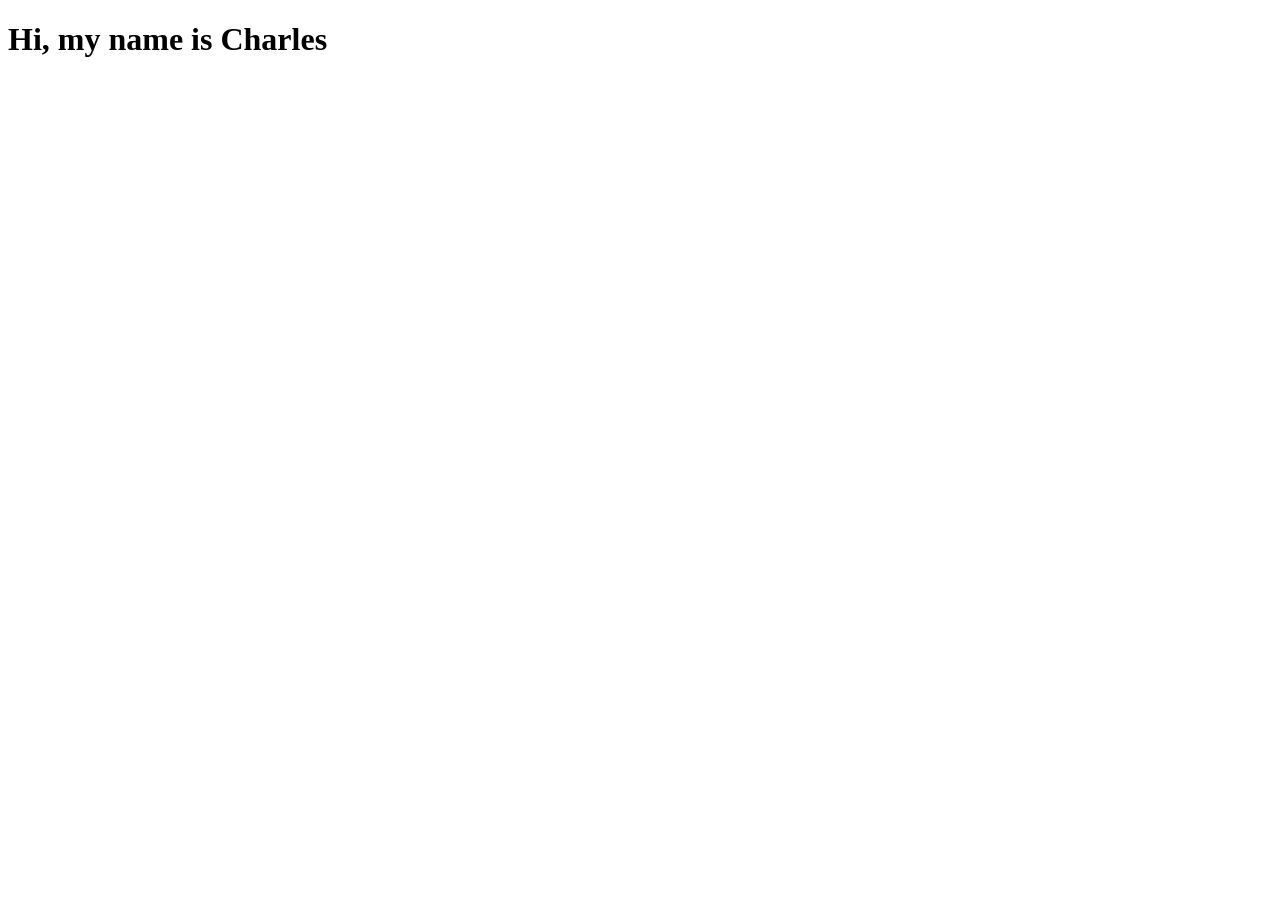
<file: Index.html>
<!DOCTYPE html>
<html lang="en">
<head>
    <meta charset="UTF-8">
    <meta name="viewport" content="width=device-width, initial-scale=1.0">
    <title>Hello</title>
</head>
<body>
    <h1>Hi, my name is Charles</h1>
</body>
</html>
</file>
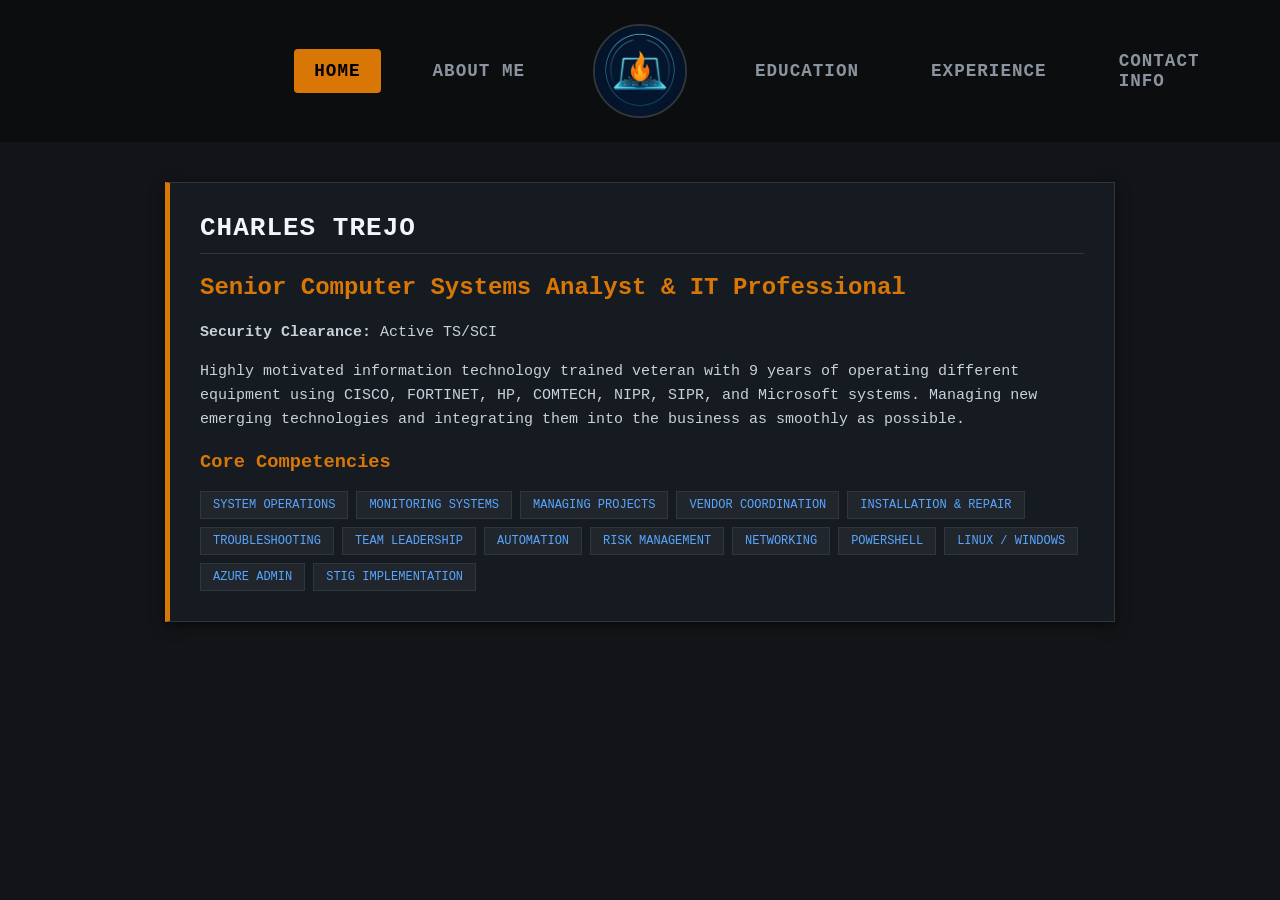
<file: index.html>
<!DOCTYPE html>
<html lang="en">
<head>
    <meta charset="UTF-8">
    <meta name="viewport" content="width=device-width, initial-scale=1.0">
    <title>Charles Trejo - Home</title>
    <link rel="stylesheet" href="nav.css">
    <style>
        header .navbar {
            display: flex;
            align-items: center;
            justify-content: center;
            position: relative;
            padding: 1.5rem 2rem;
            border-bottom: none;
        }
        header {
            border-bottom: none;
        }
        .nav-logo-link {
            display: flex;
            align-items: center;
            justify-content: center;
            padding: 0;
            background: none;
            border: none;
            text-decoration: none;
        }
        .nav-logo-img {
            height: 90px;
            width: 90px;
            border-radius: 50%;
            object-fit: cover;
            border: 2px solid #30363d;
        }
        .nav-links-left, .nav-links-right {
            display: flex;
            gap: 2rem;
            flex: 1;
            align-items: center;
        }
        .nav-links-left {
            justify-content: flex-end;
            margin-right: 3rem;
        }
        .nav-links-right {
            justify-content: flex-start;
            margin-left: 3rem;
        }
        .navbar a:not(.nav-logo-link) {
            font-size: 1.1rem;
            padding: 0.75rem 1.25rem;
            letter-spacing: 1px;
        }
    </style>
</head>
<body>
    <header>
        <nav class="navbar">
            <div class="nav-links-left">
                <a href="index.html" class="active">Home</a>
                <a href="about.html">About Me</a>
            </div>
            
            <a href="index.html" class="nav-logo-link">
                <img src="logo.png" alt="Logo" class="nav-logo-img">
            </a>
            
            <div class="nav-links-right">
                <a href="education.html">Education</a>
                <a href="experience.html">Experience</a>
                <a href="contact.html">Contact Info</a>
            </div>
        </nav>
    </header>
<!-- Intro Paragraph -->
    <main class="page-container">
        <div class="panel">
            <h1>Charles Trejo</h1>
            <h2>Senior Computer Systems Analyst & IT Professional</h2>
            <p><strong>Security Clearance:</strong> Active TS/SCI</p>
            <p>
                Highly motivated information technology trained veteran with 9 years of operating different equipment using CISCO, FORTINET, HP, COMTECH, NIPR, SIPR, and Microsoft systems. Managing new emerging technologies and integrating them into the business as smoothly as possible.
            </p>
            
            <h3>Core Competencies</h3>
            <div class="badge-grid">
                <span>System Operations</span>
                <span>Monitoring Systems</span>
                <span>Managing Projects</span>
                <span>Vendor Coordination</span>
                <span>Installation & Repair</span>
                <span>Troubleshooting</span>
                <span>Team Leadership</span>
                <span>Automation</span>
                <span>Risk Management</span>
                <span>Networking</span>
                <span>PowerShell</span>
                <span>Linux / Windows</span>
                <span>Azure Admin</span>
                <span>STIG Implementation</span>
            </div>
        </div>
    </main>
<!-- scroll logic -->
    <script>
    let lastScrollTop = 0;
    const header = document.querySelector('header');
    const scrollThreshold = 50;

    window.addEventListener('scroll', function() {
        let currentScroll = window.pageYOffset || document.documentElement.scrollTop;

        if (currentScroll <= 0) {
            header.classList.remove('nav-hidden');
            return;
        }

        if (currentScroll > lastScrollTop && currentScroll > scrollThreshold) {
            header.classList.add('nav-hidden');
        } else if (currentScroll < lastScrollTop) {
            header.classList.remove('nav-hidden');
        }

        lastScrollTop = currentScroll <= 0 ? 0 : currentScroll;
    }, false);
</script>
</body>
</html>
</file>
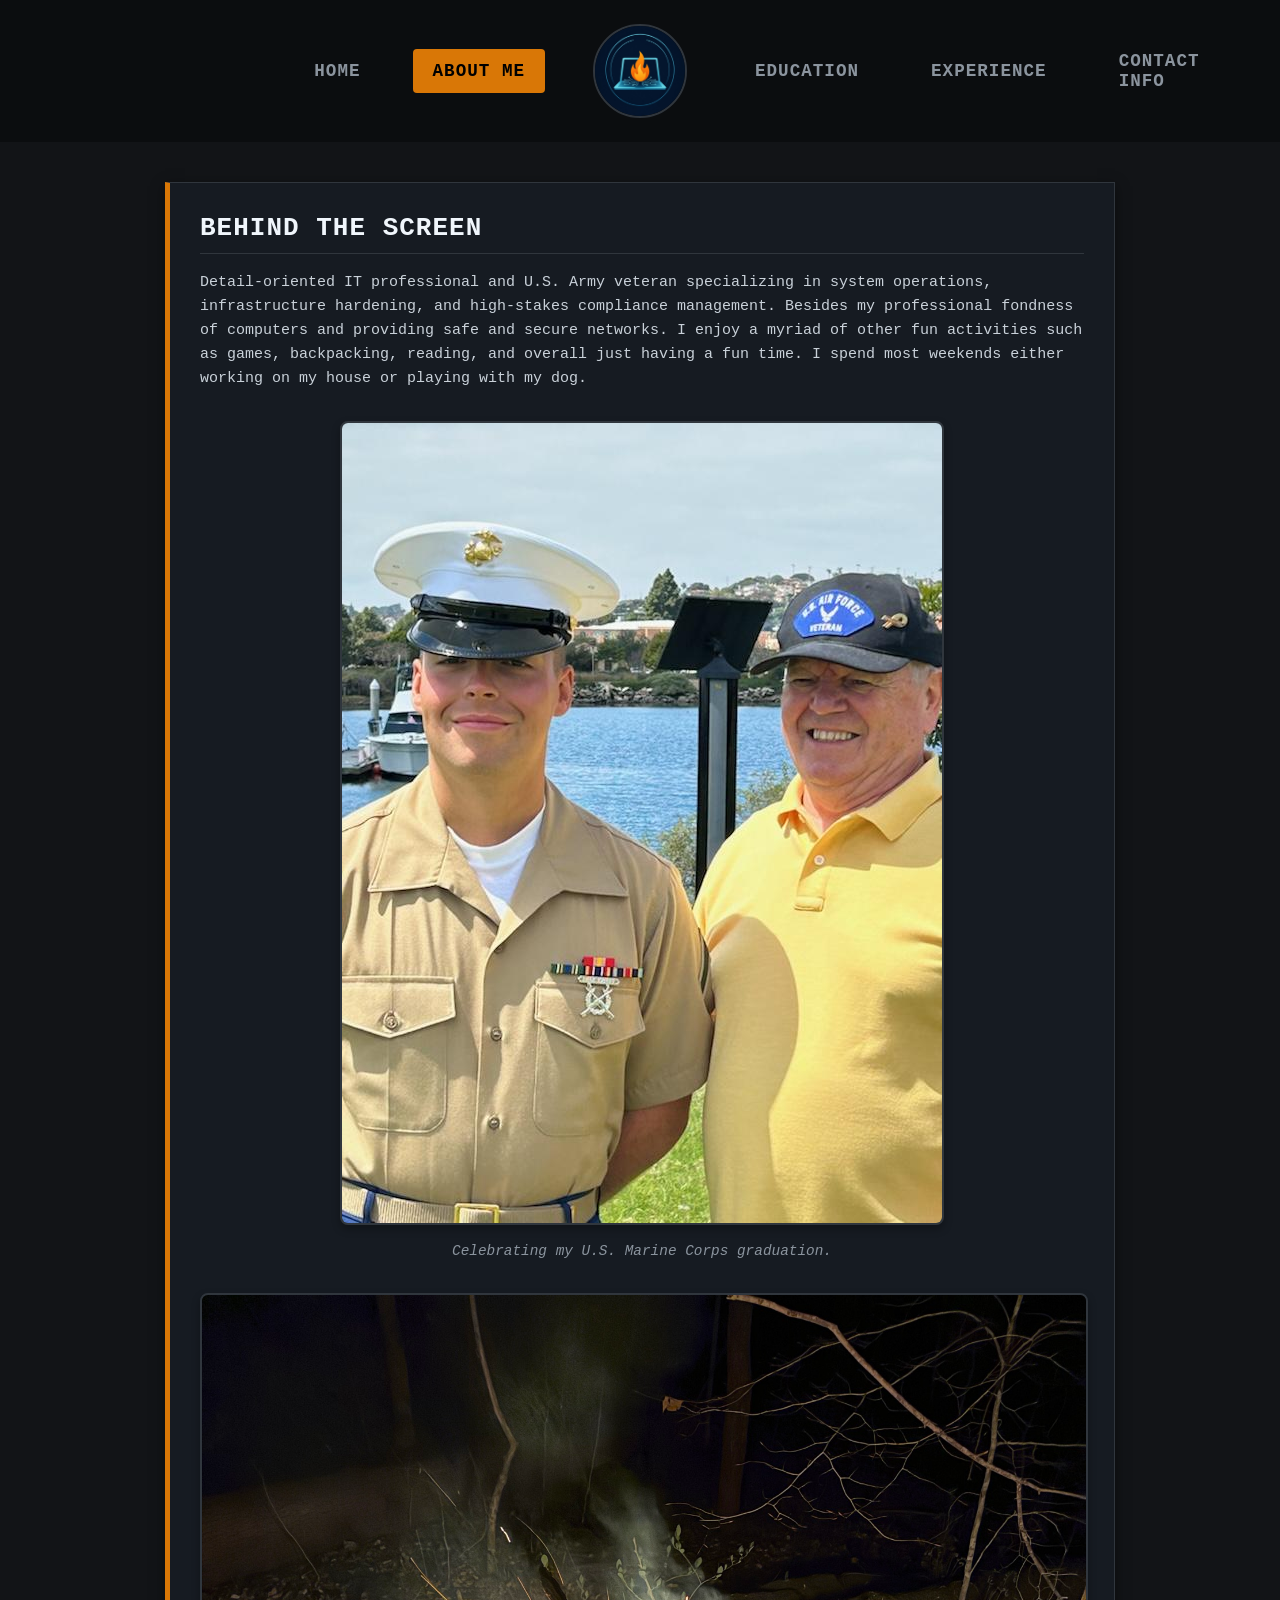
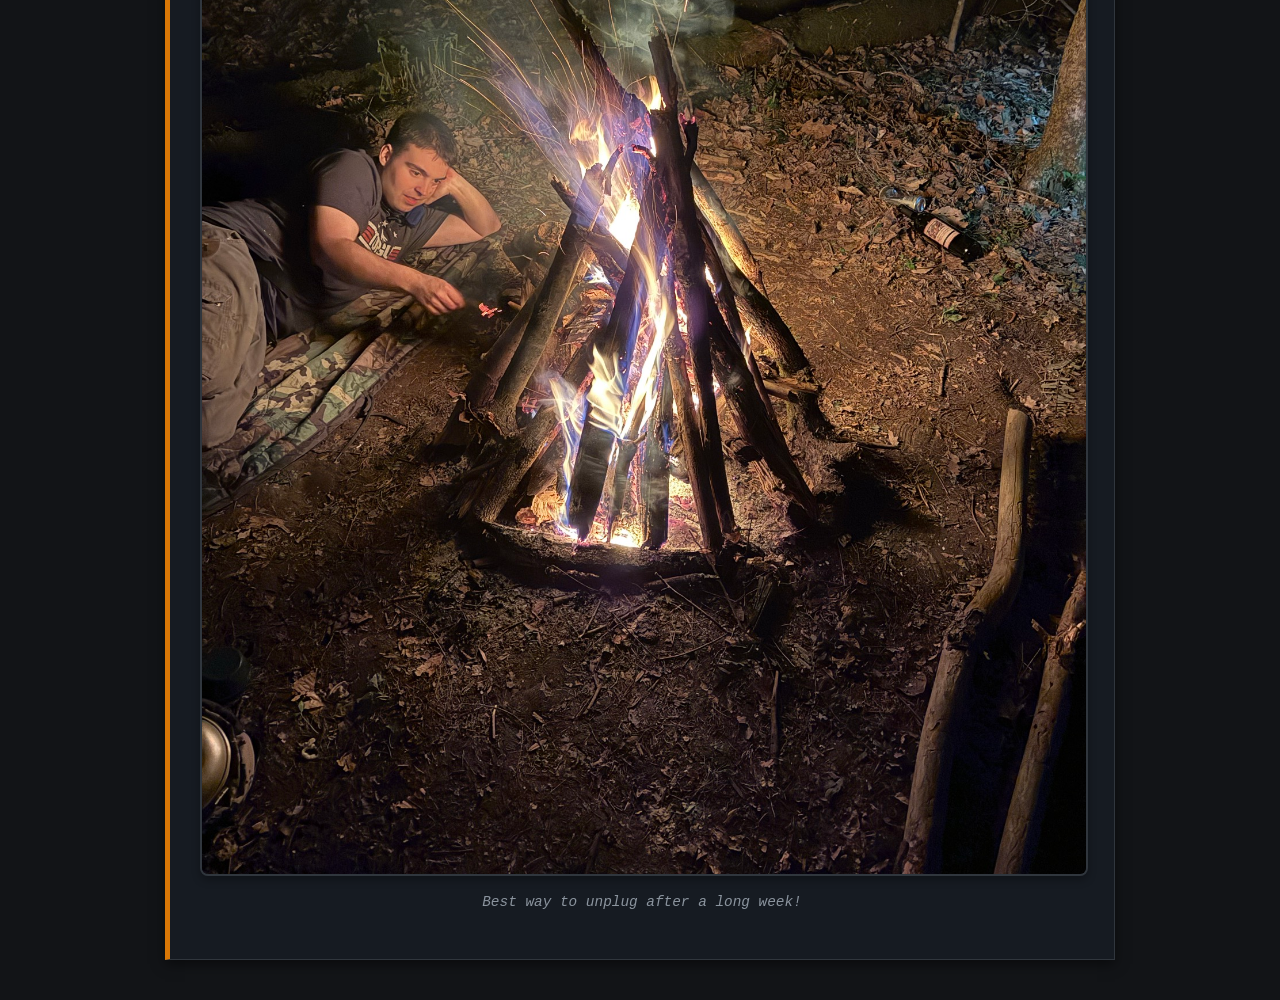
<file: about.html>
<!DOCTYPE html>
<html lang="en">
<head>
    <meta charset="UTF-8">
    <meta name="viewport" content="width=device-width, initial-scale=1.0">
    <title>About Me - Charles Trejo</title>
    <link rel="stylesheet" href="nav.css">
    <style>
        header .navbar {
            display: flex;
            align-items: center;
            justify-content: center;
            position: relative;
            padding: 1.5rem 2rem;
            border-bottom: none;
        }
        header {
            border-bottom: none;
        }
        .nav-logo-link {
            display: flex;
            align-items: center;
            justify-content: center;
            padding: 0;
            background: none;
            border: none;
            text-decoration: none;
        }
        .nav-logo-img {
            height: 90px;
            width: 90px;
            border-radius: 50%;
            object-fit: cover;
            border: 2px solid #30363d;
        }
        .nav-links-left, .nav-links-right {
            display: flex;
            gap: 2rem;
            flex: 1;
            align-items: center;
        }
        .nav-links-left {
            justify-content: flex-end;
            margin-right: 3rem;
        }
        .nav-links-right {
            justify-content: flex-start;
            margin-left: 3rem;
        }
        .navbar a:not(.nav-logo-link) {
            font-size: 1.1rem;
            padding: 0.75rem 1.25rem;
            letter-spacing: 1px;
        }
    </style>
</head>
<body>
    <header>
        <nav class="navbar">
            <div class="nav-links-left">
                <a href="index.html">Home</a>
                <a href="about.html" class="active">About Me</a>
            </div>
            
            <a href="index.html" class="nav-logo-link">
                <img src="logo.png" alt="Logo" class="nav-logo-img">
            </a>
            
            <div class="nav-links-right">
                <a href="education.html">Education</a>
                <a href="experience.html">Experience</a>
                <a href="contact.html">Contact Info</a>
            </div>
        </nav>
    </header>

    <main class="page-container">
        <div class="panel">
            <h1>Behind the Screen</h1>
            <p>Detail-oriented IT professional and U.S. Army veteran specializing in system operations, infrastructure hardening, and high-stakes compliance management. Besides my professional fondness of computers and providing safe and secure networks. I enjoy a myriad of other fun activities such as games, backpacking, reading, and overall just having a fun time. I spend most weekends either working on my house or playing with my dog.</p>
            
            <!-- Grad Pic  -->
            <div style="margin-top: 30px; text-align: center;">
                <img src="mcgrad.png" alt="Charles Trejo in Marine Corps uniform with his father" style="max-width: 100%; height: auto; border: 2px solid #30363d; border-radius: 8px; box-shadow: 0 4px 8px rgba(0,0,0,0.3);">
                <p style="font-size: 0.9em; color: #8b949e; margin-top: 10px;"><em>Celebrating my U.S. Marine Corps graduation.</em></p>
            </div>

            <!-- Camping Image -->
            <div style="margin-top: 30px; text-align: center;">
                <img src="camp.png" alt="Charles Trejo camping by a campfire" style="max-width: 100%; height: auto; border: 2px solid #30363d; border-radius: 8px; box-shadow: 0 4px 8px rgba(0,0,0,0.3);">
                <p style="font-size: 0.9em; color: #8b949e; margin-top: 10px;"><em>Best way to unplug after a long week!</em></p>
            </div>
        </div>
    </main>
<!--Scroll Logic  -->
    <script>
        let lastScrollTop = 0;
        const header = document.querySelector('header');
        const scrollThreshold = 50;

        window.addEventListener('scroll', function() {
            let currentScroll = window.pageYOffset || document.documentElement.scrollTop;

            if (currentScroll <= 0) {
                header.classList.remove('nav-hidden');
                return;
            }

            if (currentScroll > lastScrollTop && currentScroll > scrollThreshold) {
                header.classList.add('nav-hidden');
            } else if (currentScroll < lastScrollTop) {
                header.classList.remove('nav-hidden');
            }

            lastScrollTop = currentScroll <= 0 ? 0 : currentScroll;
        }, false);
    </script>
</body>
</html>
</file>
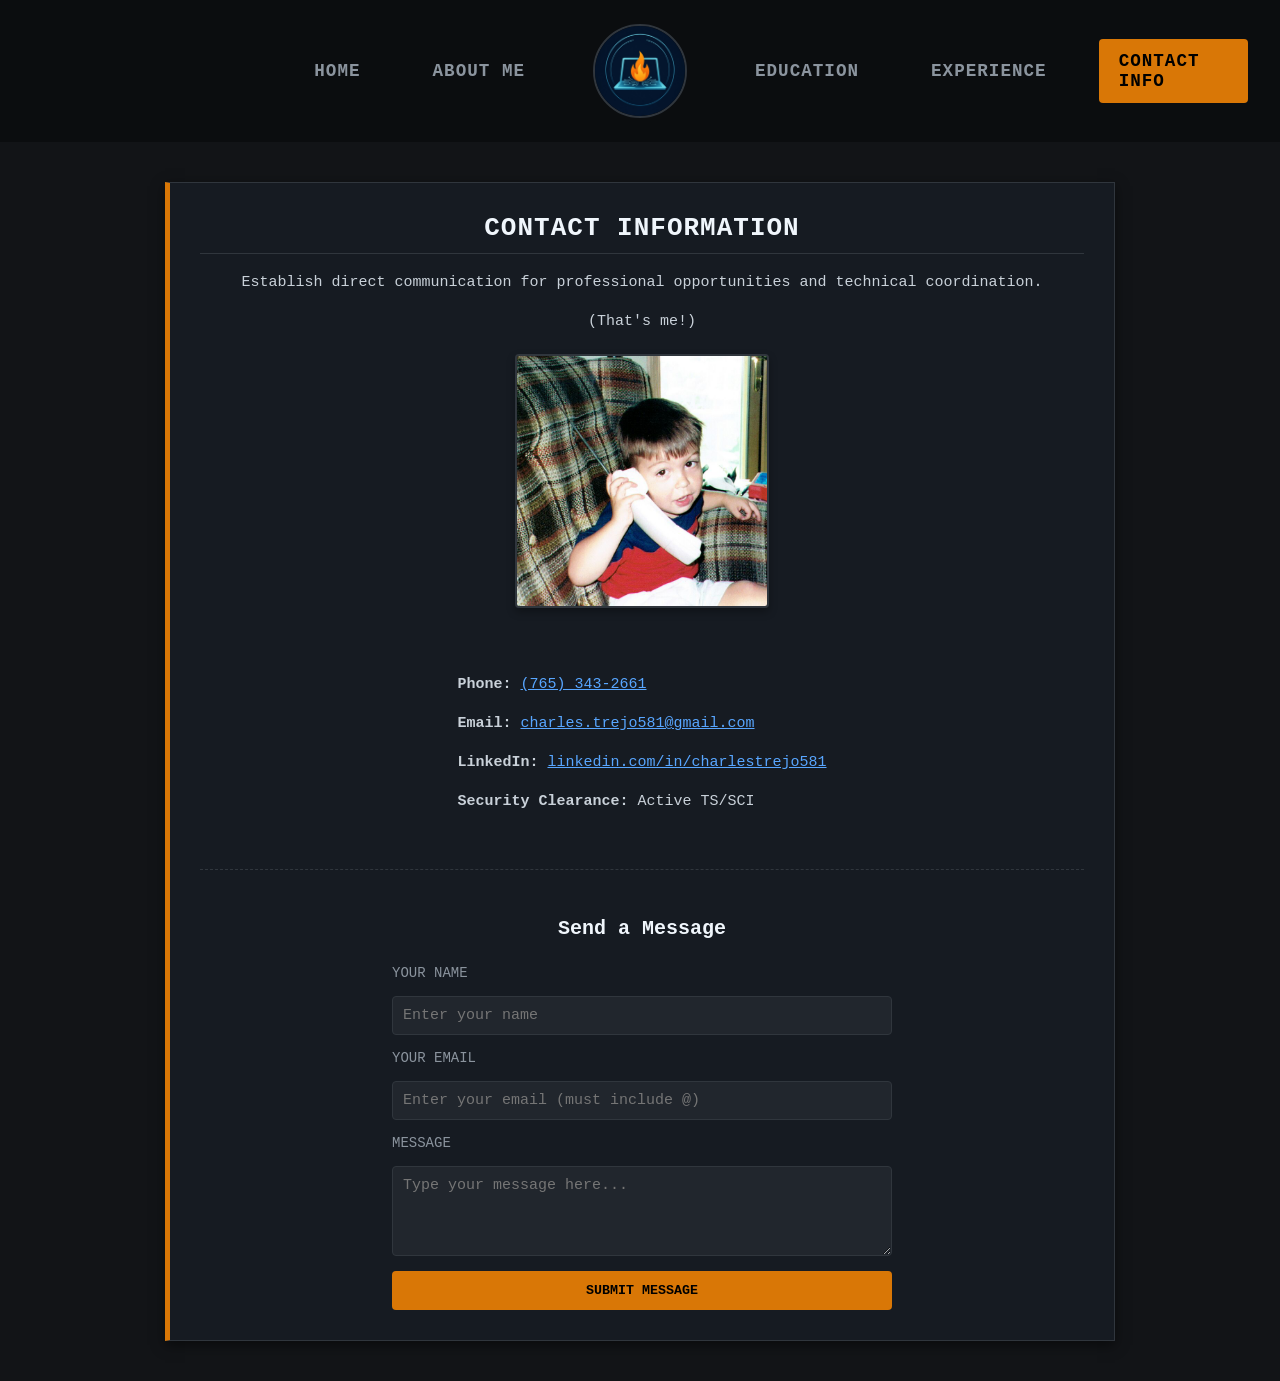
<file: contact.html>
<!DOCTYPE html>
<html lang="en">
<head>
    <meta charset="UTF-8">
    <meta name="viewport" content="width=device-width, initial-scale=1.0">
    <title>Contact Info - Charles Trejo</title>
    <link rel="stylesheet" href="nav.css">
    <style>
        header .navbar {
            display: flex;
            align-items: center;
            justify-content: center;
            position: relative;
            padding: 1.5rem 2rem;
            border-bottom: none;
        }
        header {
            border-bottom: none;
        }
        .nav-logo-link {
            display: flex;
            align-items: center;
            justify-content: center;
            padding: 0;
            background: none;
            border: none;
            text-decoration: none;
        }
        .nav-logo-img {
            height: 90px;
            width: 90px;
            border-radius: 50%;
            object-fit: cover;
            border: 2px solid #30363d;
        }
        .nav-links-left, .nav-links-right {
            display: flex;
            gap: 2rem;
            flex: 1;
            align-items: center;
        }
        .nav-links-left {
            justify-content: flex-end;
            margin-right: 3rem;
        }
        .nav-links-right {
            justify-content: flex-start;
            margin-left: 3rem;
        }
        .navbar a:not(.nav-logo-link) {
            font-size: 1.1rem;
            padding: 0.75rem 1.25rem;
            letter-spacing: 1px;
        }
        .contact-form {
            display: flex;
            flex-direction: column;
            gap: 15px;
            max-width: 500px;
            margin: 25px auto 0 auto;
            text-align: left;
        }
        .contact-form label {
            font-size: 14px;
            color: #8b949e;
            text-transform: uppercase;
        }
        .contact-form input,
        .contact-form textarea {
            background-color: #21262d;
            border: 1px solid #30363d;
            color: #c9d1d9;
            padding: 10px;
            font-family: 'Courier New', Courier, monospace;
            border-radius: 4px;
            font-size: 15px;
        }
        .contact-form input:focus,
        .contact-form textarea:focus {
            outline: none;
            border-color: #58a6ff;
        }
        .contact-form button {
            background-color: #d97706;
            color: #000000;
            border: none;
            padding: 12px;
            font-weight: bold;
            text-transform: uppercase;
            cursor: pointer;
            border-radius: 4px;
            font-family: 'Courier New', Courier, monospace;
            transition: opacity 0.2s;
        }
        .contact-form button:hover {
            opacity: 0.9;
        }
        #form-acknowledgement {
            margin-top: 15px;
            font-weight: bold;
            color: #3fb950;
            display: none;
        }
        #form-error {
            margin-top: 15px;
            font-weight: bold;
            color: #f85149;
            display: none;
        }
    </style>
</head>
<body>
    <header>
        <nav class="navbar">
            <div class="nav-links-left">
                <a href="index.html">Home</a>
                <a href="about.html">About Me</a>
            </div>
            
            <a href="index.html" class="nav-logo-link">
                <img src="logo.png" alt="Logo" class="nav-logo-img">
            </a>
            
            <div class="nav-links-right">
                <a href="education.html">Education</a>
                <a href="experience.html">Experience</a>
                <a href="contact.html" class="active">Contact Info</a>
            </div>
        </nav>
    </header>

    <main class="page-container">
        <div class="panel" style="text-align: center;">
            <h1>Contact Information</h1>
            <p>Establish direct communication for professional opportunities and technical coordination.</p>
            <p>(That's me!)</p>
            
            <!-- Phone Image -->
            <div style="margin: 20px 0;">
                <img src="childhood-phone.jpg" alt="Charles Trejo on phone" style="max-width: 250px; border: 2px solid #30363d; border-radius: 4px; box-shadow: 0 4px 8px rgba(0,0,0,0.3);">
            </div>

            <div style="margin-top: 25px; text-align: left; display: inline-block;">
                <p><strong>Phone:</strong> <a href="tel:7653432661" style="color: #58a6ff;">(765) 343-2661</a></p>
                <p><strong>Email:</strong> <a href="mailto:charles.trejo581@gmail.com" style="color: #58a6ff;">charles.trejo581@gmail.com</a></p>
                <p><strong>LinkedIn:</strong> <a href="https://www.linkedin.com/in/charlestrejo581" target="_blank" style="color: #58a6ff;">linkedin.com/in/charlestrejo581</a></p>
                <p><strong>Security Clearance:</strong> Active TS/SCI</p>
            </div>

            <!-- Contact form -->
            <div style="margin-top: 40px; border-top: 1px dashed #30363d; padding-top: 30px;">
                <h2 style="font-size: 20px; color: #f0f6fc;">Send a Message</h2>
                <form action="https://api.web3forms.com/submit" method="POST" id="contactForm" class="contact-form">
                    
                    <!-- Web Forms -->
                    <input type="hidden" name="access_key" value="bb314316-bf87-4b2d-bc19-a33788df075c">

                    <label for="name">Your Name</label>
                    <input type="text" id="name" name="name" required placeholder="Enter your name">

                    <label for="email">Your Email</label>
                    <input type="text" id="email" name="email" required placeholder="Enter your email (must include @)">

                    <label for="message">Message</label>
                    <textarea id="message" name="message" rows="4" required placeholder="Type your message here..."></textarea>

                    <button type="submit">Submit Message</button>
                    <div id="form-acknowledgement">Thank you! Your message has been received.</div>
                    <div id="form-error">Please enter a valid email address containing an '@' sign.</div>
                </form>
            </div>
        </div>
    </main>

    <script>
        // Scroll logic
        let lastScrollTop = 0;
        const header = document.querySelector('header');
        const scrollThreshold = 50;

        window.addEventListener('scroll', function() {
            let currentScroll = window.pageYOffset || document.documentElement.scrollTop;

            if (currentScroll <= 0) {
                header.classList.remove('nav-hidden');
                return;
            }

            if (currentScroll > lastScrollTop && currentScroll > scrollThreshold) {
                header.classList.add('nav-hidden');
            } else if (currentScroll < lastScrollTop) {
                header.classList.remove('nav-hidden');
            }

            lastScrollTop = currentScroll <= 0 ? 0 : currentScroll;
        }, false);

        // Contact form validation
        const contactForm = document.getElementById('contactForm');
        const emailInput = document.getElementById('email');
        const ackDiv = document.getElementById('form-acknowledgement');
        const errDiv = document.getElementById('form-error');

        contactForm.addEventListener('submit', function(e) {
            const emailValue = emailInput.value;

            // Check if email contains '@'
            if (!emailValue.includes('@')) {
                e.preventDefault(); // Stop submission
                ackDiv.style.display = 'none';
                errDiv.style.display = 'block';
                return;
            }

            // Valid email: Hide error, show acknowledgment
            errDiv.style.display = 'none';
            ackDiv.style.display = 'block';

            // Clear the form fields shortly after submission begins
            setTimeout(function() {
                contactForm.reset();
            }, 100);
        });
    </script>
</body>
</html>
</file>
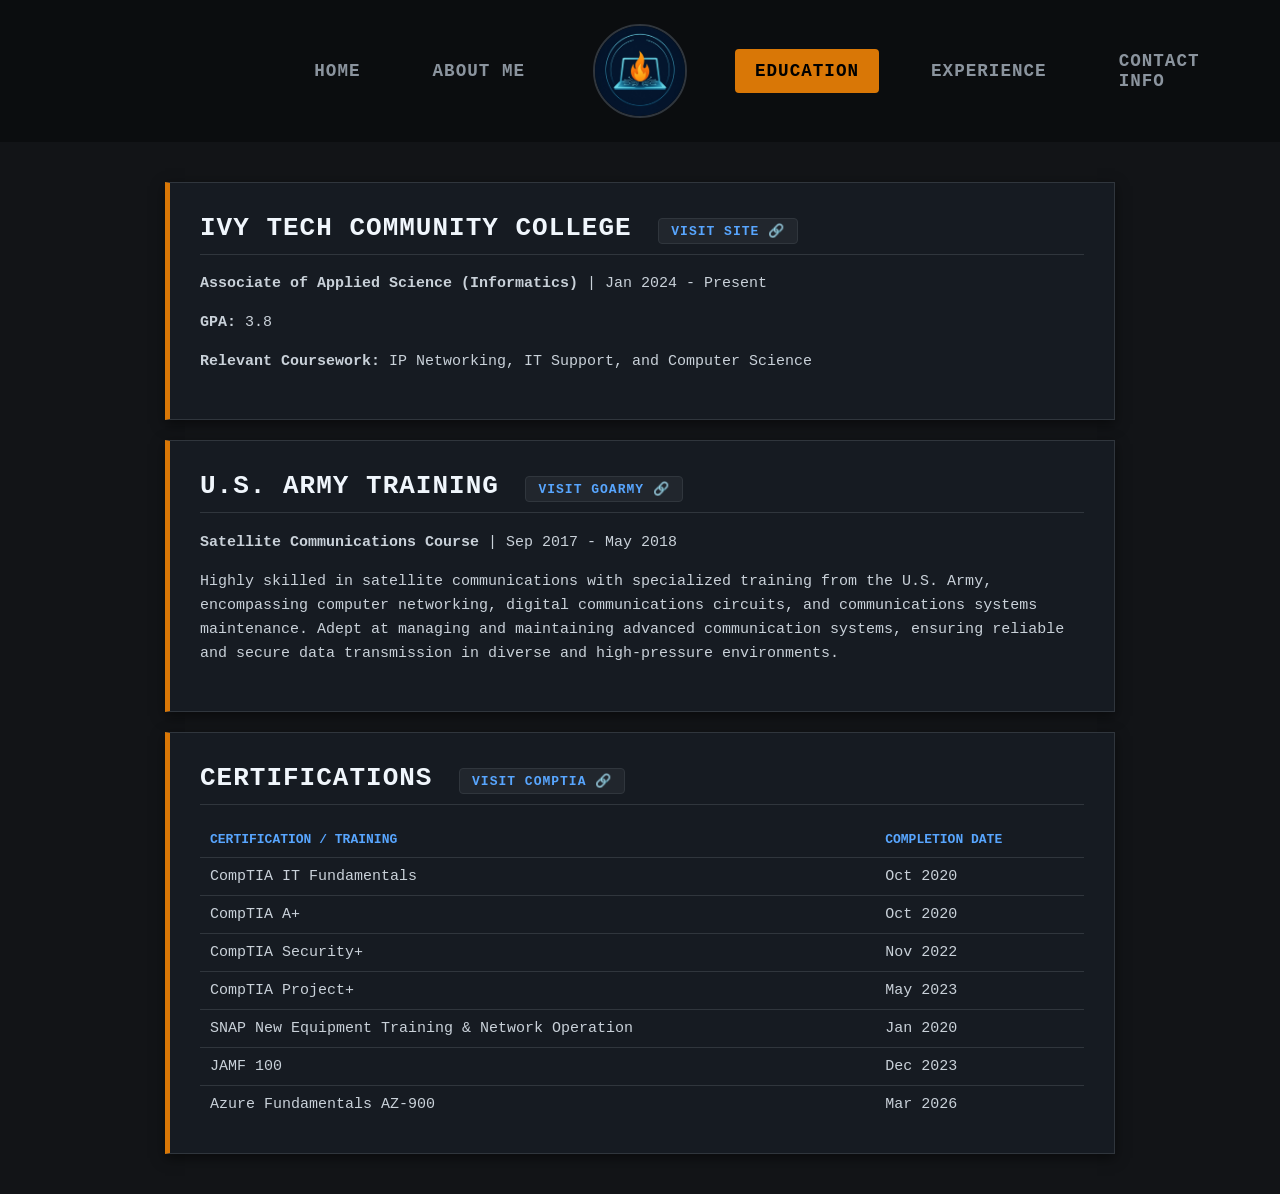
<file: education.html>
<!DOCTYPE html>
<html lang="en">
<head>
    <meta charset="UTF-8">
    <meta name="viewport" content="width=device-width, initial-scale=1.0">
    <title>Education - Charles Trejo</title>
    <link rel="stylesheet" href="nav.css">
    <style>
        header .navbar {
            display: flex;
            align-items: center;
            justify-content: center;
            position: relative;
            padding: 1.5rem 2rem;
            border-bottom: none;
        }
        header {
            border-bottom: none;
        }
        .nav-logo-link {
            display: flex;
            align-items: center;
            justify-content: center;
            padding: 0;
            background: none;
            border: none;
            text-decoration: none;
        }
        .nav-logo-img {
            height: 90px;
            width: 90px;
            border-radius: 50%;
            object-fit: cover;
            border: 2px solid #30363d;
        }
        .nav-links-left, .nav-links-right {
            display: flex;
            gap: 2rem;
            flex: 1;
            align-items: center;
        }
        .nav-links-left {
            justify-content: flex-end;
            margin-right: 3rem;
        }
        .nav-links-right {
            justify-content: flex-start;
            margin-left: 3rem;
        }
        .navbar a:not(.nav-logo-link) {
            font-size: 1.1rem;
            padding: 0.75rem 1.25rem;
            letter-spacing: 1px;
        }
    </style>
</head>
<body>
    <header>
        <nav class="navbar">
            <div class="nav-links-left">
                <a href="index.html">Home</a>
                <a href="about.html">About Me</a>
            </div>
            
            <a href="index.html" class="nav-logo-link">
                <img src="logo.png" alt="Logo" class="nav-logo-img">
            </a>
            
            <div class="nav-links-right">
                <a href="education.html" class="active">Education</a>
                <a href="experience.html">Experience</a>
                <a href="contact.html">Contact Info</a>
            </div>
        </nav>
    </header>
<!-- Education and cert details -->
    <main class="page-container">
        <div class="panel" style="margin-bottom: 20px;">
            <h1>Ivy Tech Community College <a href="https://www.ivytech.edu" target="_blank" style="display: inline-block; background-color: #21262d; color: #58a6ff; border: 1px solid #30363d; padding: 4px 12px; font-size: 13px; text-transform: uppercase; text-decoration: none; border-radius: 4px; margin-left: 10px; transition: all 0.2s;">Visit Site <span style="color: #58a6ff;">🔗</span></a></h1>
            <p><strong>Associate of Applied Science (Informatics)</strong> | Jan 2024 - Present</p>
            <p><strong>GPA:</strong> 3.8</p>
            <p><strong>Relevant Coursework:</strong> IP Networking, IT Support, and Computer Science</p>
        </div>

        <div class="panel" style="margin-bottom: 20px;">
            <h1>U.S. Army Training <a href="https://www.goarmy.com/" target="_blank" style="display: inline-block; background-color: #21262d; color: #58a6ff; border: 1px solid #30363d; padding: 4px 12px; font-size: 13px; text-transform: uppercase; text-decoration: none; border-radius: 4px; margin-left: 10px; transition: all 0.2s;">Visit GoArmy <span style="color: #58a6ff;">🔗</span></a></h1>
            <p><strong>Satellite Communications Course</strong> | Sep 2017 - May 2018</p>
            <p>Highly skilled in satellite communications with specialized training from the U.S. Army, encompassing computer networking, digital communications circuits, and communications systems maintenance. Adept at managing and maintaining advanced communication systems, ensuring reliable and secure data transmission in diverse and high-pressure environments.</p>
        </div>

        <div class="panel">
            <h1>Certifications <a href="https://www.comptia.org/en-us/" target="_blank" style="display: inline-block; background-color: #21262d; color: #58a6ff; border: 1px solid #30363d; padding: 4px 12px; font-size: 13px; text-transform: uppercase; text-decoration: none; border-radius: 4px; margin-left: 10px; transition: all 0.2s;">Visit CompTIA <span style="color: #58a6ff;">🔗</span></a></h1>
            
            <table style="width: 100%; border-collapse: collapse; margin-top: 15px; font-size: 15px;">
                <thead>
                    <tr style="border-bottom: 1px solid #30363d; text-align: left;">
                        <th style="padding: 10px; color: #58a6ff; text-transform: uppercase; font-size: 13px;">Certification / Training</th>
                        <th style="padding: 10px; color: #58a6ff; text-transform: uppercase; font-size: 13px;">Completion Date</th>
                    </tr>
                </thead>
                <tbody>
                    <tr style="border-bottom: 1px solid #30363d;">
                        <td style="padding: 10px;">CompTIA IT Fundamentals</td>
                        <td style="padding: 10px;">Oct 2020</td>
                    </tr>
                    <tr style="border-bottom: 1px solid #30363d;">
                        <td style="padding: 10px;">CompTIA A+</td>
                        <td style="padding: 10px;">Oct 2020</td>
                    </tr>
                    <tr style="border-bottom: 1px solid #30363d;">
                        <td style="padding: 10px;">CompTIA Security+</td>
                        <td style="padding: 10px;">Nov 2022</td>
                    </tr>
                    <tr style="border-bottom: 1px solid #30363d;">
                        <td style="padding: 10px;">CompTIA Project+</td>
                        <td style="padding: 10px;">May 2023</td>
                    </tr>
                    <tr style="border-bottom: 1px solid #30363d;">
                        <td style="padding: 10px;">SNAP New Equipment Training & Network Operation</td>
                        <td style="padding: 10px;">Jan 2020</td>
                    </tr>
                    <tr style="border-bottom: 1px solid #30363d;">
                        <td style="padding: 10px;">JAMF 100</td>
                        <td style="padding: 10px;">Dec 2023</td>
                    </tr>
                    <tr>
                        <td style="padding: 10px;">Azure Fundamentals AZ-900</td>
                        <td style="padding: 10px;">Mar 2026</td>
                    </tr>
                </tbody>
            </table>
        </div>
    </main>
    <script>
    let lastScrollTop = 0;
    const header = document.querySelector('header');
    const scrollThreshold = 50;

    window.addEventListener('scroll', function() {
        let currentScroll = window.pageYOffset || document.documentElement.scrollTop;

        if (currentScroll <= 0) {
            header.classList.remove('nav-hidden');
            return;
        }

        if (currentScroll > lastScrollTop && currentScroll > scrollThreshold) {
            header.classList.add('nav-hidden');
        } else if (currentScroll < lastScrollTop) {
            header.classList.remove('nav-hidden');
        }

        lastScrollTop = currentScroll <= 0 ? 0 : currentScroll;
    }, false);
</script>
</body>
</html>
</file>
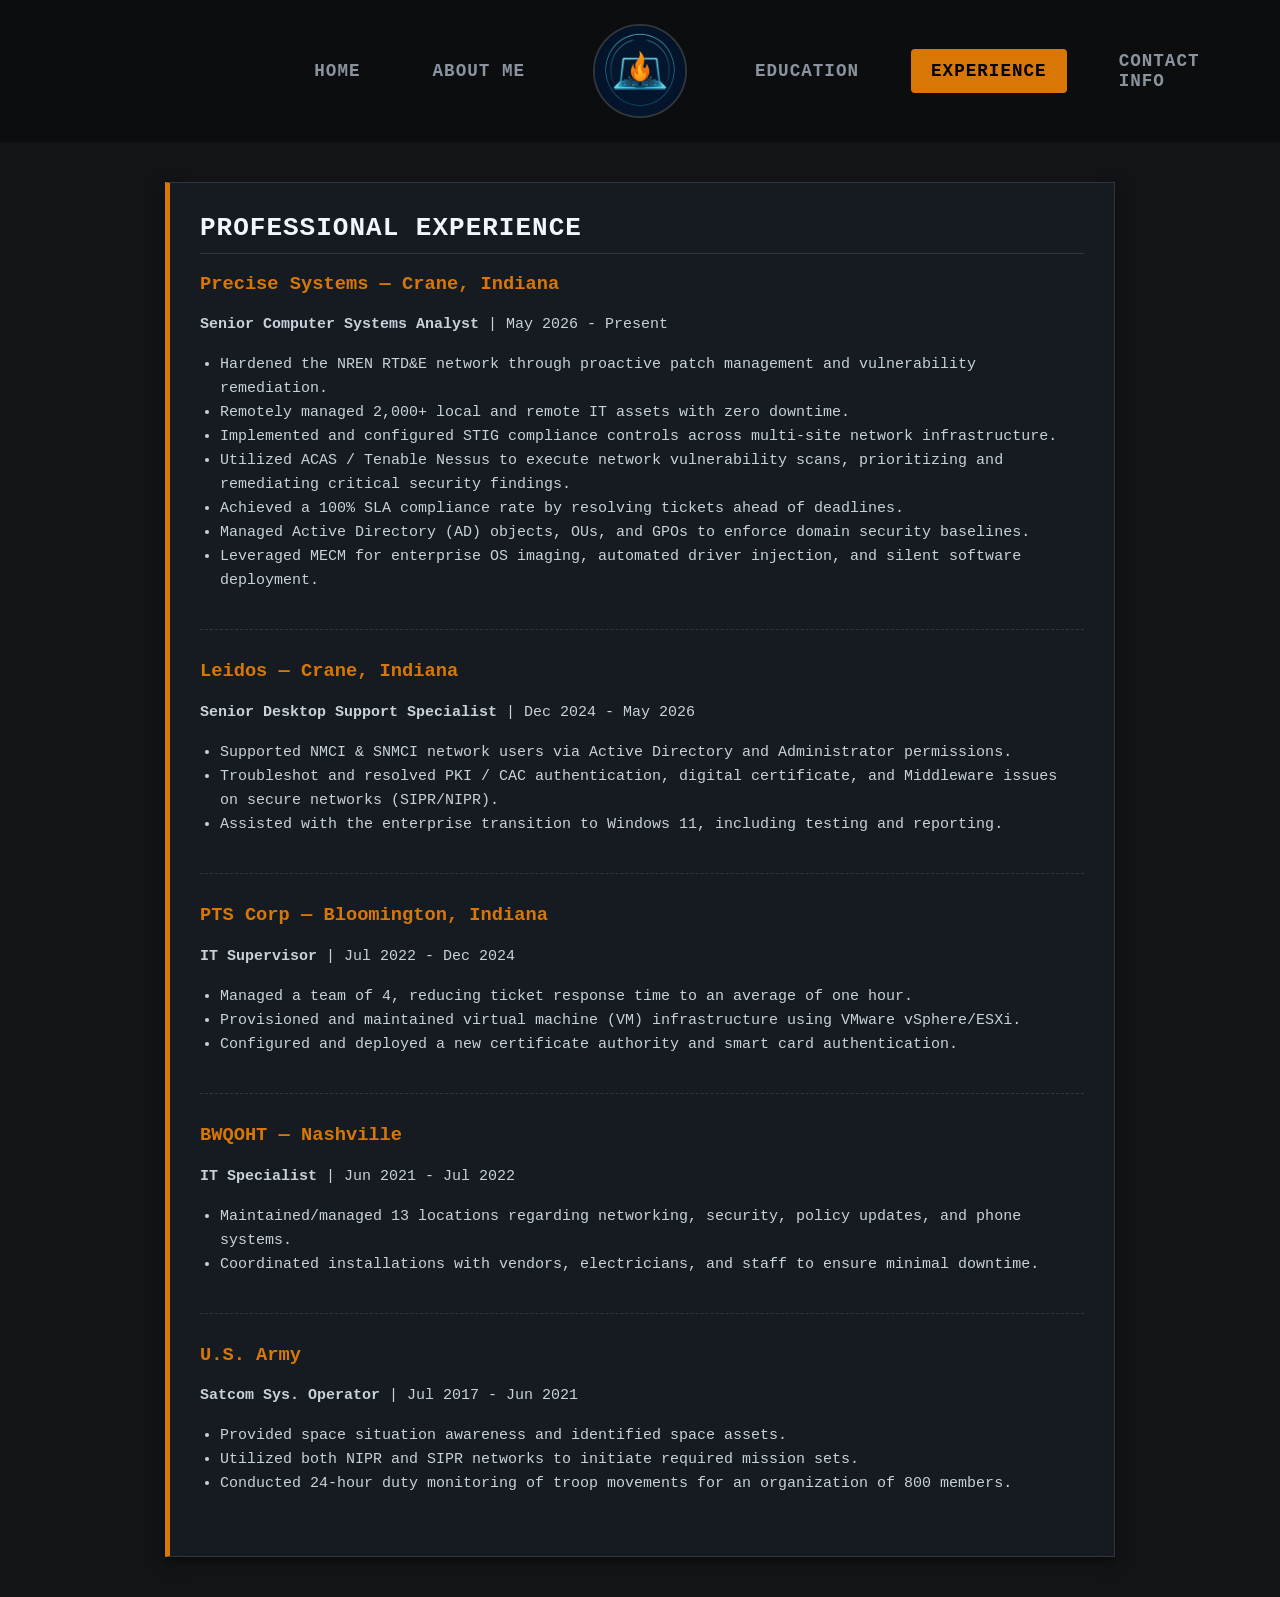
<file: experience.html>
<!DOCTYPE html>
<html lang="en">
<head>
    <meta charset="UTF-8">
    <meta name="viewport" content="width=device-width, initial-scale=1.0">
    <title>Experience - Charles Trejo</title>
    <link rel="stylesheet" href="nav.css">
    <style>
        header .navbar {
            display: flex;
            align-items: center;
            justify-content: center;
            position: relative;
            padding: 1.5rem 2rem;
            border-bottom: none;
        }
        header {
            border-bottom: none;
        }
        .nav-logo-link {
            display: flex;
            align-items: center;
            justify-content: center;
            padding: 0;
            background: none;
            border: none;
            text-decoration: none;
        }
        .nav-logo-img {
            height: 90px;
            width: 90px;
            border-radius: 50%;
            object-fit: cover;
            border: 2px solid #30363d;
        }
        .nav-links-left, .nav-links-right {
            display: flex;
            gap: 2rem;
            flex: 1;
            align-items: center;
        }
        .nav-links-left {
            justify-content: flex-end;
            margin-right: 3rem;
        }
        .nav-links-right {
            justify-content: flex-start;
            margin-left: 3rem;
        }
        .navbar a:not(.nav-logo-link) {
            font-size: 1.1rem;
            padding: 0.75rem 1.25rem;
            letter-spacing: 1px;
        }
    </style>
</head>
<body>
    <header>
        <nav class="navbar">
            <div class="nav-links-left">
                <a href="index.html">Home</a>
                <a href="about.html">About Me</a>
            </div>
            
            <a href="index.html" class="nav-logo-link">
                <img src="logo.png" alt="Logo" class="nav-logo-img">
            </a>
            
            <div class="nav-links-right">
                <a href="education.html">Education</a>
                <a href="experience.html" class="active">Experience</a>
                <a href="contact.html">Contact Info</a>
            </div>
        </nav>
    </header>
<!-- Experience  -->
    <main class="page-container">
        <div class="panel">
            <h1>Professional Experience</h1>

            <div class="job-block">
                <h3>Precise Systems — Crane, Indiana</h3>
                <p><strong>Senior Computer Systems Analyst</strong> | May 2026 - Present</p>
                <ul>
                    <li>Hardened the NREN RTD&E network through proactive patch management and vulnerability remediation.</li>
                    <li>Remotely managed 2,000+ local and remote IT assets with zero downtime.</li>
                    <li>Implemented and configured STIG compliance controls across multi-site network infrastructure.</li>
                    <li>Utilized ACAS / Tenable Nessus to execute network vulnerability scans, prioritizing and remediating critical security findings.</li>
                    <li>Achieved a 100% SLA compliance rate by resolving tickets ahead of deadlines.</li>
                    <li>Managed Active Directory (AD) objects, OUs, and GPOs to enforce domain security baselines.</li>
                    <li>Leveraged MECM for enterprise OS imaging, automated driver injection, and silent software deployment.</li>
                </ul>
            </div>

            <div class="job-block">
                <h3>Leidos — Crane, Indiana</h3>
                <p><strong>Senior Desktop Support Specialist</strong> | Dec 2024 - May 2026</p>
                <ul>
                    <li>Supported NMCI & SNMCI network users via Active Directory and Administrator permissions.</li>
                    <li>Troubleshot and resolved PKI / CAC authentication, digital certificate, and Middleware issues on secure networks (SIPR/NIPR).</li>
                    <li>Assisted with the enterprise transition to Windows 11, including testing and reporting.</li>
                </ul>
            </div>

            <div class="job-block">
                <h3>PTS Corp — Bloomington, Indiana</h3>
                <p><strong>IT Supervisor</strong> | Jul 2022 - Dec 2024</p>
                <ul>
                    <li>Managed a team of 4, reducing ticket response time to an average of one hour.</li>
                    <li>Provisioned and maintained virtual machine (VM) infrastructure using VMware vSphere/ESXi.</li>
                    <li>Configured and deployed a new certificate authority and smart card authentication.</li>
                </ul>
            </div>

            <div class="job-block">
                <h3>BWQOHT — Nashville</h3>
                <p><strong>IT Specialist</strong> | Jun 2021 - Jul 2022</p>
                <ul>
                    <li>Maintained/managed 13 locations regarding networking, security, policy updates, and phone systems.</li>
                    <li>Coordinated installations with vendors, electricians, and staff to ensure minimal downtime.</li>
                </ul>
            </div>

            <div class="job-block">
                <h3>U.S. Army</h3>
                <p><strong>Satcom Sys. Operator</strong> | Jul 2017 - Jun 2021</p>
                <ul>
                    <li>Provided space situation awareness and identified space assets.</li>
                    <li>Utilized both NIPR and SIPR networks to initiate required mission sets.</li>
                    <li>Conducted 24-hour duty monitoring of troop movements for an organization of 800 members.</li>
                </ul>
            </div>
        </div>
    <!-- Scroll logic  -->
    </main>
    <script>
    let lastScrollTop = 0;
    const header = document.querySelector('header');
    const scrollThreshold = 50;

    window.addEventListener('scroll', function() {
        let currentScroll = window.pageYOffset || document.documentElement.scrollTop;

        if (currentScroll <= 0) {
            header.classList.remove('nav-hidden');
            return;
        }

        if (currentScroll > lastScrollTop && currentScroll > scrollThreshold) {
            header.classList.add('nav-hidden');
        } else if (currentScroll < lastScrollTop) {
            header.classList.remove('nav-hidden');
        }

        lastScrollTop = currentScroll <= 0 ? 0 : currentScroll;
    }, false);
</script>
</body>
</html>
</file>
<file: nav.css>
/* Industrial / Defense Tech Theme */
body {
    font-family: 'Courier New', Courier, monospace;
    margin: 0;
    padding: 0;
    background-color: #121417;
    color: #c9d1d9;
}

/* Top Tactical Navbar */
header {
    background-color: #0b0d0f;
    border-bottom: none;
    position: sticky;
    top: 0;
    z-index: 1000;
    transition: transform 0.3s ease-in-out;
}

header.nav-hidden {
    transform: translateY(-100%);
}

.navbar {
    display: flex;
    align-items: center;
    justify-content: center;
    position: relative;
    padding: 1.5rem 2rem;
    margin: 0;
    list-style: none;
}

.nav-logo-link {
    display: flex;
    align-items: center;
    justify-content: center;
    padding: 0;
    background: none;
    border: none;
    text-decoration: none;
}

.nav-logo-img {
    height: 90px;
    width: 90px;
    border-radius: 50%;
    object-fit: cover;
    border: 2px solid #30363d;
}

.nav-links-left, .nav-links-right {
    display: flex;
    gap: 2rem;
    flex: 1;
    align-items: center;
}

.nav-links-left {
    justify-content: flex-end;
    margin-right: 3rem;
}

.nav-links-right {
    justify-content: flex-start;
    margin-left: 3rem;
}

.navbar a:not(.nav-logo-link) {
    color: #8b949e;
    text-decoration: none;
    display: block;
    font-size: 1.1rem;
    font-weight: bold;
    text-transform: uppercase;
    letter-spacing: 1px;
    padding: 0.75rem 1.25rem;
    transition: all 0.2s ease;
    border: none;
    border-right: none;
}

.navbar a:not(.nav-logo-link):hover {
    color: #f3f4f6;
    background-color: #1f242c;
    border-radius: 4px;
}

.navbar a:not(.nav-logo-link).active {
    color: #000000;
    background-color: #d97706;
    border-radius: 4px;
}

/* Main Content Containers */
.page-container {
    max-width: 950px;
    margin: 40px auto;
    padding: 0 20px;
}

.panel {
    background-color: #161b22;
    border: 1px solid #30363d;
    border-left: 5px solid #d97706;
    padding: 30px;
    margin-bottom: 25px;
    box-shadow: 0 4px 12px rgba(0, 0, 0, 0.5);
}

h1 {
    color: #f0f6fc;
    font-size: 26px;
    text-transform: uppercase;
    letter-spacing: 1px;
    margin-top: 0;
    border-bottom: 1px solid #30363d;
    padding-bottom: 10px;
}

h2, h3 {
    color: #d97706;
}

p, li {
    line-height: 1.6;
    font-size: 15px;
}

ul {
    padding-left: 20px;
}

.badge-grid {
    display: flex;
    flex-wrap: wrap;
    gap: 8px;
    margin-top: 15px;
}

.badge-grid span {
    background-color: #21262d;
    color: #58a6ff;
    border: 1px solid #30363d;
    padding: 6px 12px;
    font-size: 12px;
    text-transform: uppercase;
}

.job-block {
    margin-bottom: 30px;
    border-bottom: 1px dashed #30363d;
    padding-bottom: 20px;
}

.job-block:last-child {
    border-bottom: none;
    padding-bottom: 0;
}

/* Mobile Responsiveness */
@media screen and (max-width: 768px) {
    header .navbar {
        flex-direction: column;
        padding: 1rem;
        gap: 15px;
    }

    .nav-links-left, 
    .nav-links-right {
        position: static;
        flex-direction: row;
        flex-wrap: wrap;
        justify-content: center;
        margin: 0;
        gap: 10px;
        width: 100%;
    }

    .navbar a:not(.nav-logo-link) {
        font-size: 0.95rem;
        padding: 0.5rem 0.75rem;
    }

    .nav-logo-img {
        height: 70px;
        width: 70px;
    }
}
</file>
